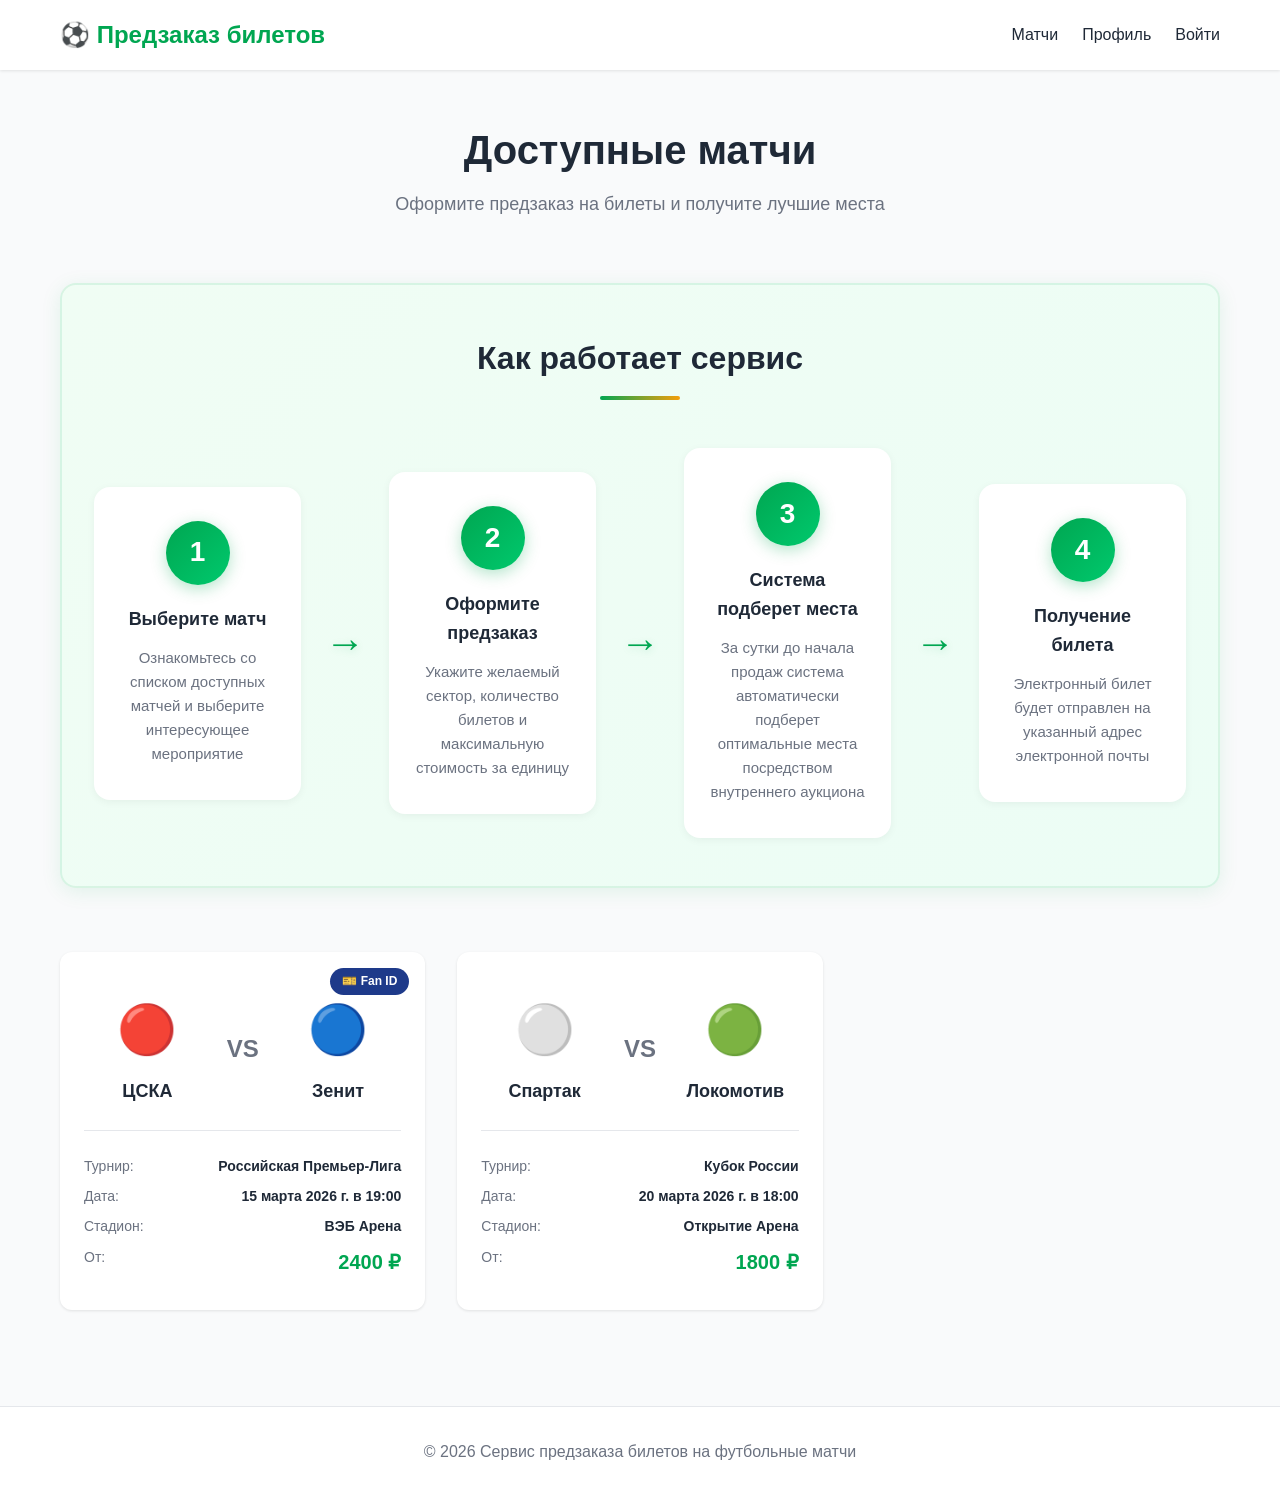
<file: index.html>
<!DOCTYPE html>
<html lang="ru">
<head>
    <meta charset="UTF-8">
    <meta http-equiv="refresh" content="0; url=html/index.html">
    <meta name="viewport" content="width=device-width, initial-scale=1.0">
    <title>Перенаправление...</title>
    <script>
        window.location.href = "html/index.html";
    </script>
</head>
<body>
    <p>Перенаправление на <a href="html/index.html">главную страницу</a>...</p>
</body>
</html>
</file>
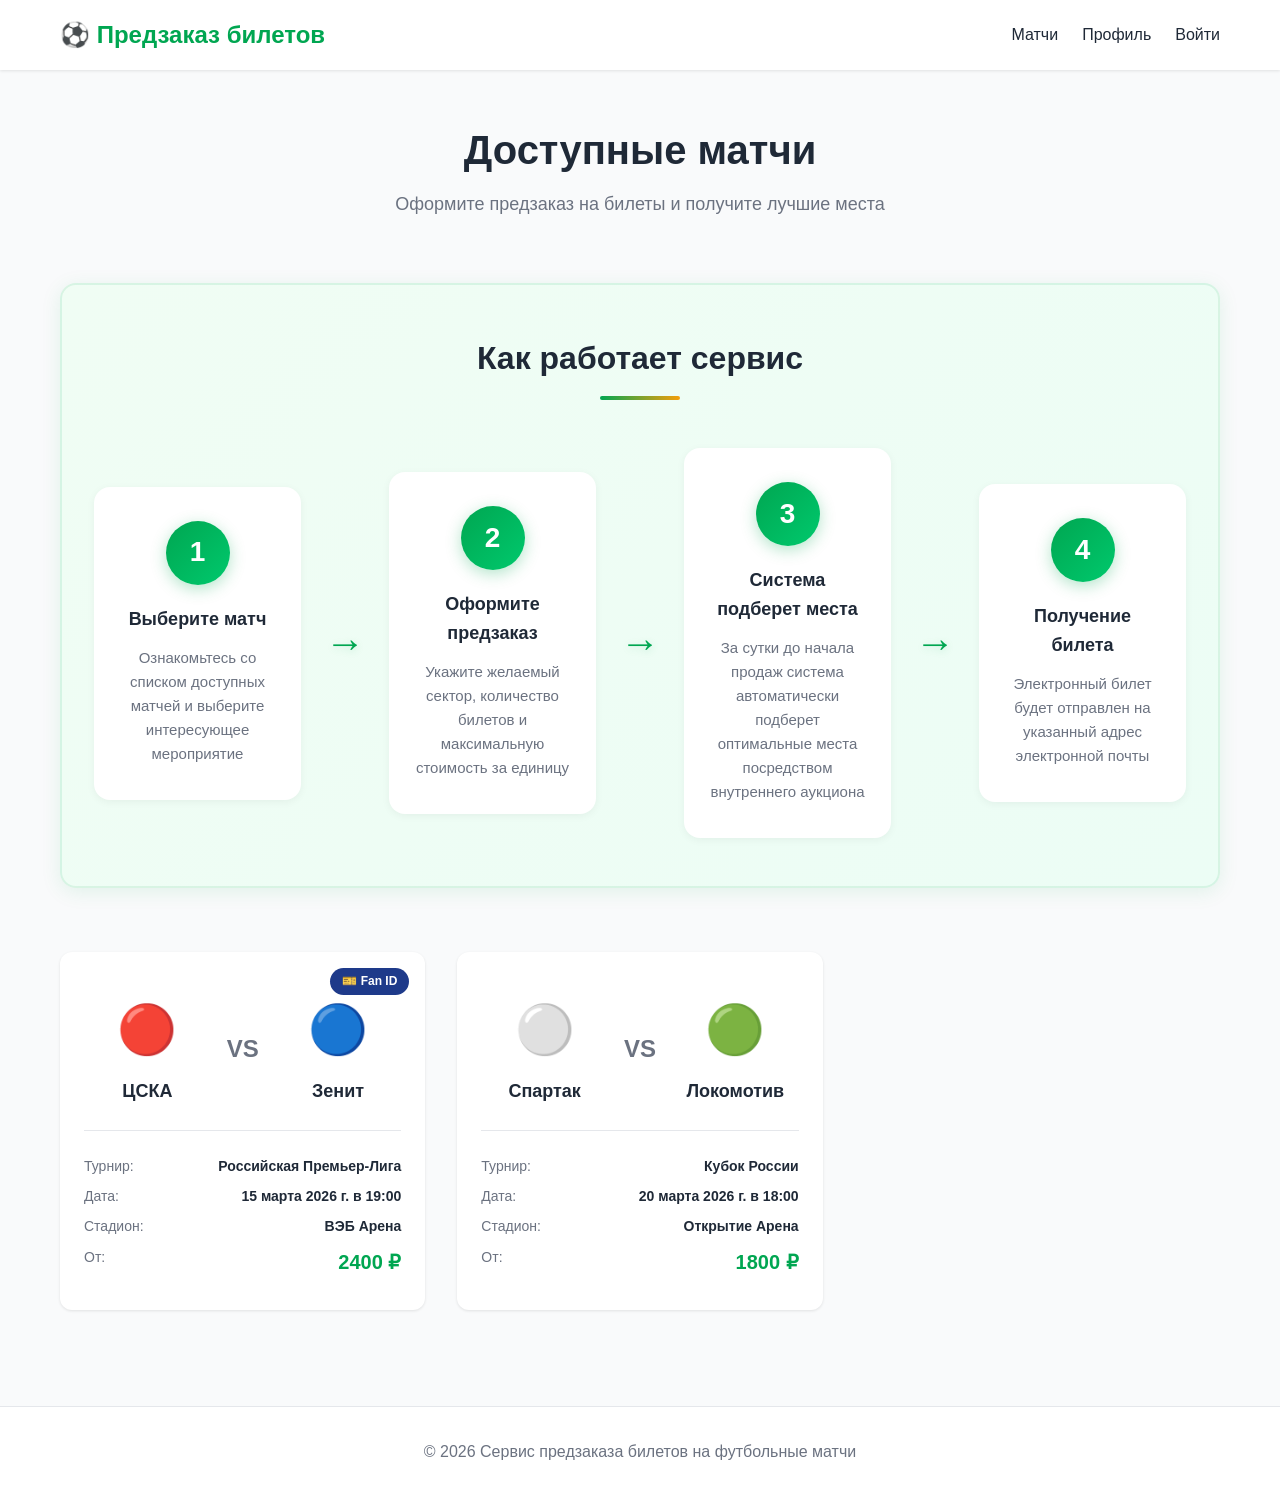
<file: html/index.html>
<!DOCTYPE html>
<html lang="ru">
<head>
    <meta charset="UTF-8">
    <meta name="viewport" content="width=device-width, initial-scale=1.0">
    <title>Предзаказ билетов на футбол</title>
    <link rel="stylesheet" href="../css/styles.css">
</head>
<body>
    <header>
        <div class="container">
            <div class="header-content">
                <a href="index.html" class="logo-link"><h1>⚽ Предзаказ билетов</h1></a>
                <nav>
                    <a href="index.html">Матчи</a>
                    <a href="profile.html" id="profileLink">Профиль</a>
                    <a href="login.html" id="authLink">Войти</a>
                </nav>
            </div>
        </div>
    </header>

    <main class="container">
        <section class="hero">
            <h2>Доступные матчи</h2>
            <p>Оформите предзаказ на билеты и получите лучшие места</p>
        </section>

        <!-- How it works roadmap -->
        <section class="roadmap-section">
            <h3>Как работает сервис</h3>
            <div class="roadmap">
                <div class="roadmap-step">
                    <div class="step-number">1</div>
                    <div class="step-content">
                        <h4>Выберите матч</h4>
                        <p>Ознакомьтесь со списком доступных матчей и выберите интересующее мероприятие</p>
                    </div>
                </div>
                <div class="roadmap-arrow">→</div>
                <div class="roadmap-step">
                    <div class="step-number">2</div>
                    <div class="step-content">
                        <h4>Оформите предзаказ</h4>
                        <p>Укажите желаемый сектор, количество билетов и максимальную стоимость за единицу</p>
                    </div>
                </div>
                <div class="roadmap-arrow">→</div>
                <div class="roadmap-step">
                    <div class="step-number">3</div>
                    <div class="step-content">
                        <h4>Система подберет места</h4>
                        <p>За сутки до начала продаж система автоматически подберет оптимальные места посредством внутреннего аукциона</p>
                    </div>
                </div>
                <div class="roadmap-arrow">→</div>
                <div class="roadmap-step">
                    <div class="step-number">4</div>
                    <div class="step-content">
                        <h4>Получение билета</h4>
                        <p>Электронный билет будет отправлен на указанный адрес электронной почты</p>
                    </div>
                </div>
            </div>
        </section>

        <div id="matchesContainer" class="matches-grid">
            <!-- Matches will be loaded here by JavaScript -->
        </div>

        <div id="noMatches" class="no-matches" style="display: none;">
            <p>На данный момент нет доступных матчей.</p>
            <p>Подпишитесь на уведомления, чтобы не пропустить старт продаж.</p>
            <button class="btn btn-secondary">Подписаться</button>
        </div>
    </main>

    <footer>
        <div class="container">
            <p>&copy; 2026 Сервис предзаказа билетов на футбольные матчи</p>
        </div>
    </footer>

    <script src="../js/app.js"></script>
    <script src="../js/matches.js"></script>
</body>
</html>
</file>
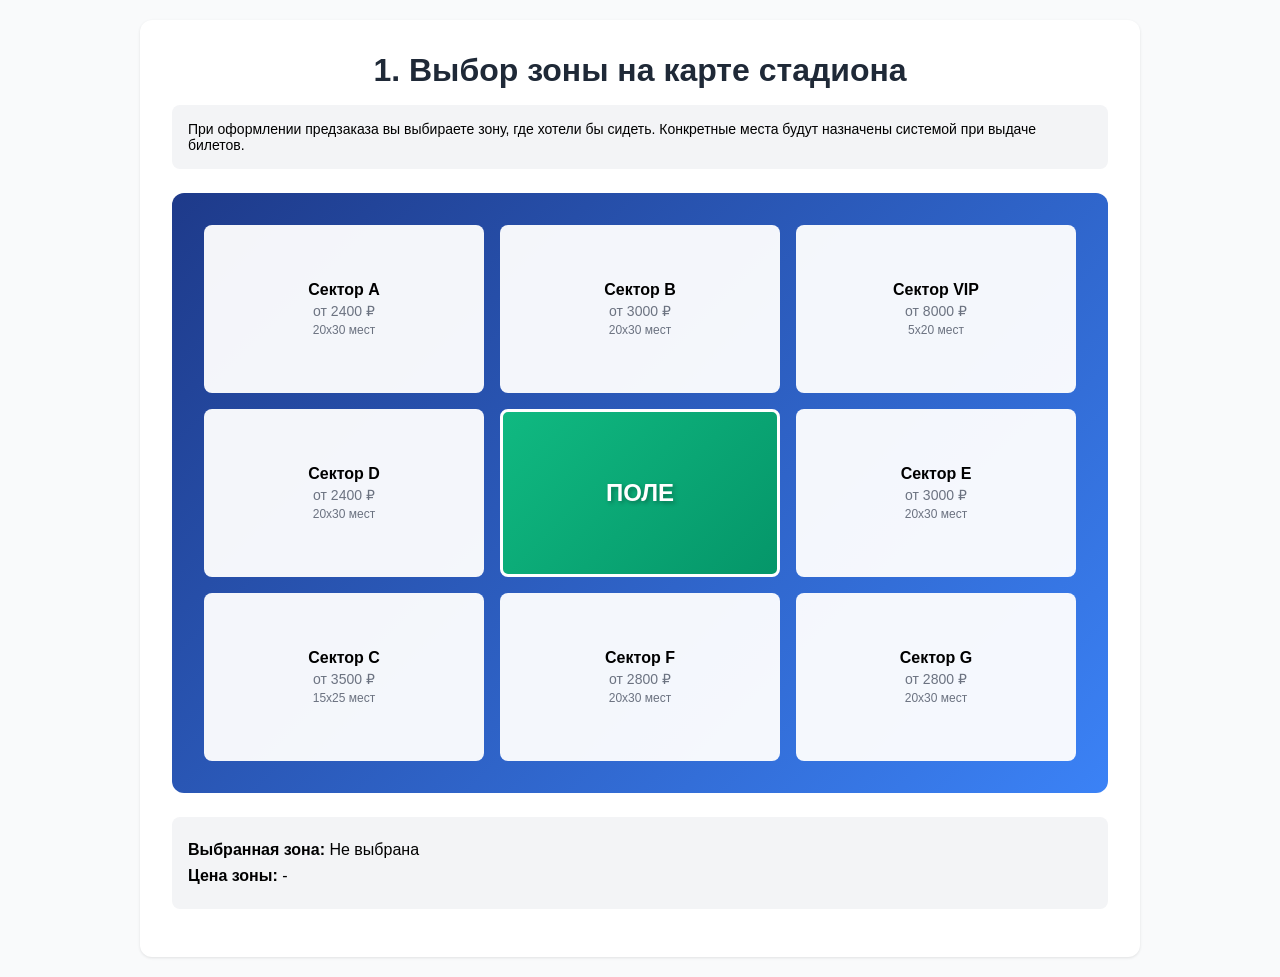
<file: test-stadium.html>
<!DOCTYPE html>
<html lang="ru">
<head>
    <meta charset="UTF-8">
    <meta name="viewport" content="width=device-width, initial-scale=1.0">
    <title>Тест карты стадиона - 3x3 сетка (8 секторов)</title>
    <style>
        * {
            margin: 0;
            padding: 0;
            box-sizing: border-box;
        }

        body {
            font-family: -apple-system, BlinkMacSystemFont, 'Segoe UI', Roboto, sans-serif;
            padding: 20px;
            background: #f9fafb;
        }

        .container {
            max-width: 1000px;
            margin: 0 auto;
            background: white;
            padding: 2rem;
            border-radius: 12px;
            box-shadow: 0 1px 3px rgba(0, 0, 0, 0.1);
        }

        h1 {
            text-align: center;
            margin-bottom: 1rem;
            color: #1f2937;
        }

        .info-text {
            background: #f3f4f6;
            padding: 1rem;
            border-radius: 8px;
            margin-bottom: 1.5rem;
            font-size: 0.875rem;
        }

        /* Stadium Visualization - 3x3 Grid */
        .stadium-visualization {
            background: linear-gradient(135deg, #1e3a8a 0%, #3b82f6 100%);
            border-radius: 12px;
            padding: 2rem;
            margin: 1.5rem 0;
            display: grid;
            grid-template-columns: 1fr 1fr 1fr;
            grid-template-rows: 1fr 1fr 1fr;
            gap: 1rem;
            min-height: 600px;
        }

        .stadium-field {
            background: linear-gradient(135deg, #10b981 0%, #059669 100%);
            border: 3px solid white;
            border-radius: 8px;
            padding: 3rem 2rem;
            text-align: center;
            grid-column: 2;
            grid-row: 2;
            display: flex;
            align-items: center;
            justify-content: center;
        }

        .field-label {
            color: white;
            font-size: 1.5rem;
            font-weight: 700;
            text-shadow: 2px 2px 4px rgba(0, 0, 0, 0.3);
        }

        .stadium-sectors {
            display: contents;
        }

        .stadium-sector {
            background: rgba(255, 255, 255, 0.95);
            border: 3px solid transparent;
            border-radius: 8px;
            padding: 1.5rem 1rem;
            text-align: center;
            cursor: pointer;
            transition: all 0.3s;
            display: flex;
            flex-direction: column;
            justify-content: center;
        }

        .stadium-sector:hover {
            border-color: #f59e0b;
            transform: scale(1.05);
            box-shadow: 0 4px 12px rgba(0, 0, 0, 0.2);
        }

        .stadium-sector.selected {
            border-color: #00a651;
            background: #00a651;
            color: white;
            transform: scale(1.05);
        }

        .sector-name {
            font-weight: 700;
            font-size: 1rem;
            margin-bottom: 0.25rem;
        }

        .sector-price {
            color: #6b7280;
            font-size: 0.875rem;
            margin-bottom: 0.25rem;
        }

        .stadium-sector.selected .sector-price,
        .stadium-sector.selected .sector-capacity {
            color: white;
        }

        .sector-capacity {
            font-size: 0.75rem;
            color: #6b7280;
        }

        .seat-selection-info {
            background: #f3f4f6;
            padding: 1rem;
            border-radius: 8px;
            margin: 1rem 0;
        }

        .seat-selection-info p {
            margin: 0.5rem 0;
        }
    </style>
</head>
<body>
    <div class="container">
        <h1>1. Выбор зоны на карте стадиона</h1>
        <p class="info-text">При оформлении предзаказа вы выбираете зону, где хотели бы сидеть. Конкретные места будут назначены системой при выдаче билетов.</p>
        
        <!-- Stadium Map Visualization - 3x3 Grid with 8 sectors -->
        <div class="stadium-visualization">
            <div class="stadium-sectors">
                <!-- Row 1: A, B, VIP -->
                <div class="stadium-sector" style="grid-row: 1; grid-column: 1;" onclick="selectSector(this, 'A')">
                    <div class="sector-name">Сектор A</div>
                    <div class="sector-price">от 2400 ₽</div>
                    <div class="sector-capacity">20x30 мест</div>
                </div>
                <div class="stadium-sector" style="grid-row: 1; grid-column: 2;" onclick="selectSector(this, 'B')">
                    <div class="sector-name">Сектор B</div>
                    <div class="sector-price">от 3000 ₽</div>
                    <div class="sector-capacity">20x30 мест</div>
                </div>
                <div class="stadium-sector" style="grid-row: 1; grid-column: 3;" onclick="selectSector(this, 'VIP')">
                    <div class="sector-name">Сектор VIP</div>
                    <div class="sector-price">от 8000 ₽</div>
                    <div class="sector-capacity">5x20 мест</div>
                </div>
                
                <!-- Row 2: D, FIELD, E -->
                <div class="stadium-sector" style="grid-row: 2; grid-column: 1;" onclick="selectSector(this, 'D')">
                    <div class="sector-name">Сектор D</div>
                    <div class="sector-price">от 2400 ₽</div>
                    <div class="sector-capacity">20x30 мест</div>
                </div>
                
                <div class="stadium-field">
                    <div class="field-label">ПОЛЕ</div>
                </div>
                
                <div class="stadium-sector" style="grid-row: 2; grid-column: 3;" onclick="selectSector(this, 'E')">
                    <div class="sector-name">Сектор E</div>
                    <div class="sector-price">от 3000 ₽</div>
                    <div class="sector-capacity">20x30 мест</div>
                </div>
                
                <!-- Row 3: C, F, G -->
                <div class="stadium-sector" style="grid-row: 3; grid-column: 1;" onclick="selectSector(this, 'C')">
                    <div class="sector-name">Сектор C</div>
                    <div class="sector-price">от 3500 ₽</div>
                    <div class="sector-capacity">15x25 мест</div>
                </div>
                <div class="stadium-sector" style="grid-row: 3; grid-column: 2;" onclick="selectSector(this, 'F')">
                    <div class="sector-name">Сектор F</div>
                    <div class="sector-price">от 2800 ₽</div>
                    <div class="sector-capacity">20x30 мест</div>
                </div>
                <div class="stadium-sector" style="grid-row: 3; grid-column: 3;" onclick="selectSector(this, 'G')">
                    <div class="sector-name">Сектор G</div>
                    <div class="sector-price">от 2800 ₽</div>
                    <div class="sector-capacity">20x30 мест</div>
                </div>
            </div>
        </div>
        
        <div class="seat-selection-info">
            <p><strong>Выбранная зона:</strong> <span id="selectedSectorName">Не выбрана</span></p>
            <p><strong>Цена зоны:</strong> <span id="selectedSectorPrice">-</span></p>
        </div>
    </div>

    <script>
        function selectSector(element, sectorId) {
            // Remove selected class from all sectors
            document.querySelectorAll('.stadium-sector').forEach(s => s.classList.remove('selected'));
            
            // Add selected class to clicked sector
            element.classList.add('selected');
            
            // Update info
            const sectorName = element.querySelector('.sector-name').textContent;
            const sectorPrice = element.querySelector('.sector-price').textContent;
            
            document.getElementById('selectedSectorName').textContent = sectorName;
            document.getElementById('selectedSectorPrice').textContent = sectorPrice;
        }
    </script>
</body>
</html>
</file>
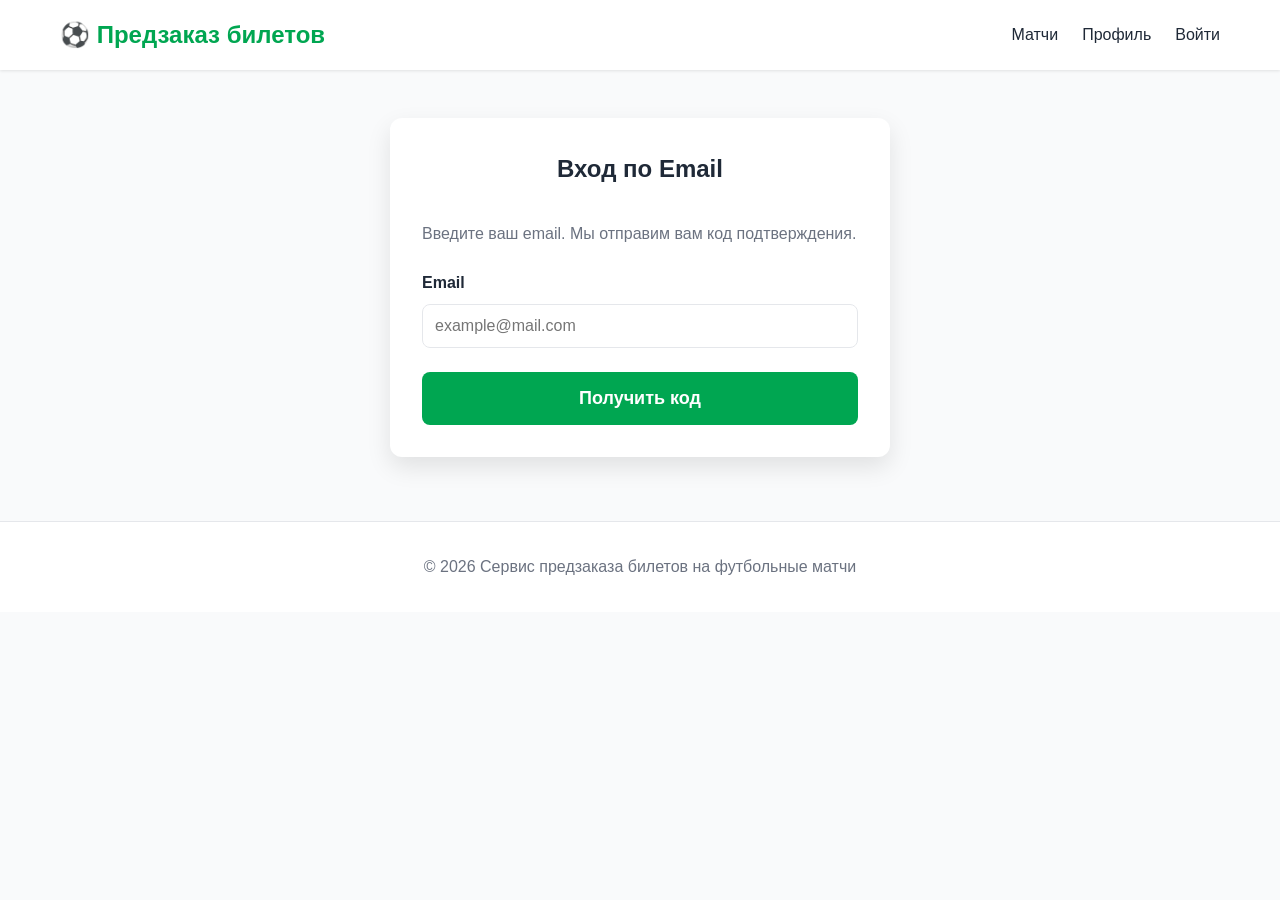
<file: html/login.html>
<!DOCTYPE html>
<html lang="ru">
<head>
    <meta charset="UTF-8">
    <meta name="viewport" content="width=device-width, initial-scale=1.0">
    <title>Вход / Регистрация</title>
    <link rel="stylesheet" href="../css/styles.css">
</head>
<body>
    <header>
        <div class="container">
            <div class="header-content">
                <a href="index.html" class="logo-link"><h1>⚽ Предзаказ билетов</h1></a>
                <nav>
                    <a href="index.html">Матчи</a>
                    <a href="profile.html">Профиль</a>
                    <a href="login.html">Войти</a>
                </nav>
            </div>
        </div>
    </header>

    <main class="container">
        <div class="auth-container">
            <h2 style="text-align: center; padding: 2rem 2rem 0;">Вход по Email</h2>
            
            <!-- Step 1: Email Input -->
            <form id="emailForm" class="auth-form">
                <p style="color: var(--text-light); margin-bottom: 1.5rem;">
                    Введите ваш email. Мы отправим вам код подтверждения.
                </p>
                <div class="form-group">
                    <label for="email">Email</label>
                    <input type="email" id="email" placeholder="example@mail.com" required>
                </div>
                <div id="emailError" class="error-message"></div>
                <button type="submit" class="btn btn-primary btn-large">Получить код</button>
            </form>

            <!-- Step 2: Code Verification -->
            <form id="codeForm" class="auth-form" style="display: none;">
                <p style="color: var(--text-light); margin-bottom: 1rem;">
                    Код отправлен на <strong id="emailDisplay"></strong>
                </p>
                <div class="info-text" style="background: #FEF3C7; color: #92400E; margin-bottom: 1rem;">
                    💡 <strong>MOCKUP режим:</strong> Введите любой 6-значный код для входа
                </div>
                <div class="form-group">
                    <label for="verificationCode">Код подтверждения</label>
                    <input type="text" id="verificationCode" placeholder="000000" maxlength="6" required
                           style="font-size: 1.5rem; text-align: center; letter-spacing: 0.5rem;">
                </div>
                <div id="codeError" class="error-message"></div>
                <button type="submit" class="btn btn-primary btn-large">Войти</button>
                <button type="button" id="resendCode" class="btn btn-secondary btn-large" style="margin-top: 1rem;">
                    Отправить код повторно
                </button>
                <button type="button" id="changeEmail" class="btn btn-secondary btn-large" style="margin-top: 0.5rem;">
                    Изменить email
                </button>
            </form>
        </div>
    </main>

    <footer>
        <div class="container">
            <p>&copy; 2026 Сервис предзаказа билетов на футбольные матчи</p>
        </div>
    </footer>

    <script src="../js/app.js"></script>
    <script src="../js/auth.js"></script>
</body>
</html>
</file>
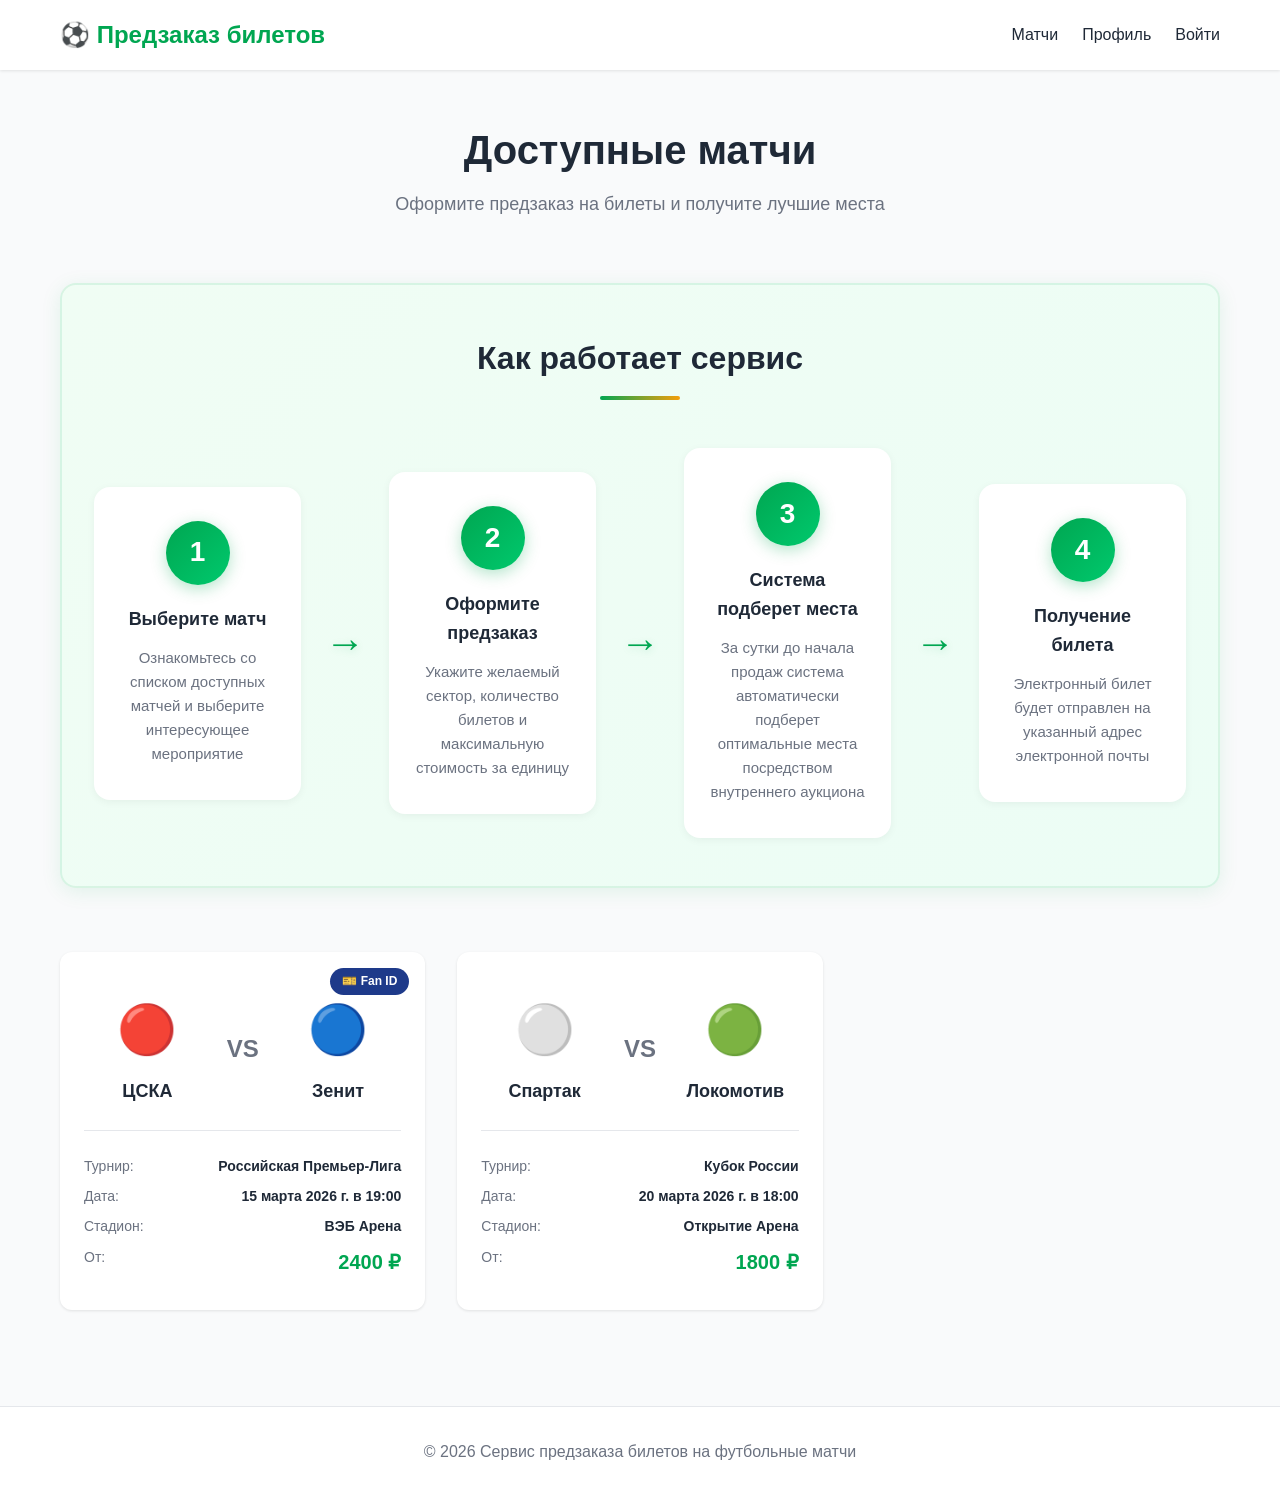
<file: html/match.html>
<!DOCTYPE html>
<html lang="ru">
<head>
    <meta charset="UTF-8">
    <meta name="viewport" content="width=device-width, initial-scale=1.0">
    <title>Информация о матче</title>
    <link rel="stylesheet" href="../css/styles.css">
</head>
<body>
    <header>
        <div class="container">
            <div class="header-content">
                <a href="index.html" class="logo-link"><h1>⚽ Предзаказ билетов</h1></a>
                <nav>
                    <a href="index.html">Матчи</a>
                    <a href="profile.html" id="profileLink">Профиль</a>
                    <a href="login.html" id="authLink">Войти</a>
                </nav>
            </div>
        </div>
    </header>

    <main class="container">
        <div id="matchDetails">
            <!-- Match details will be loaded here -->
        </div>
    </main>

    <footer>
        <div class="container">
            <p>&copy; 2026 Сервис предзаказа билетов на футбольные матчи</p>
        </div>
    </footer>

    <script src="../js/app.js"></script>
    <script src="../js/match-details.js"></script>
</body>
</html>
</file>
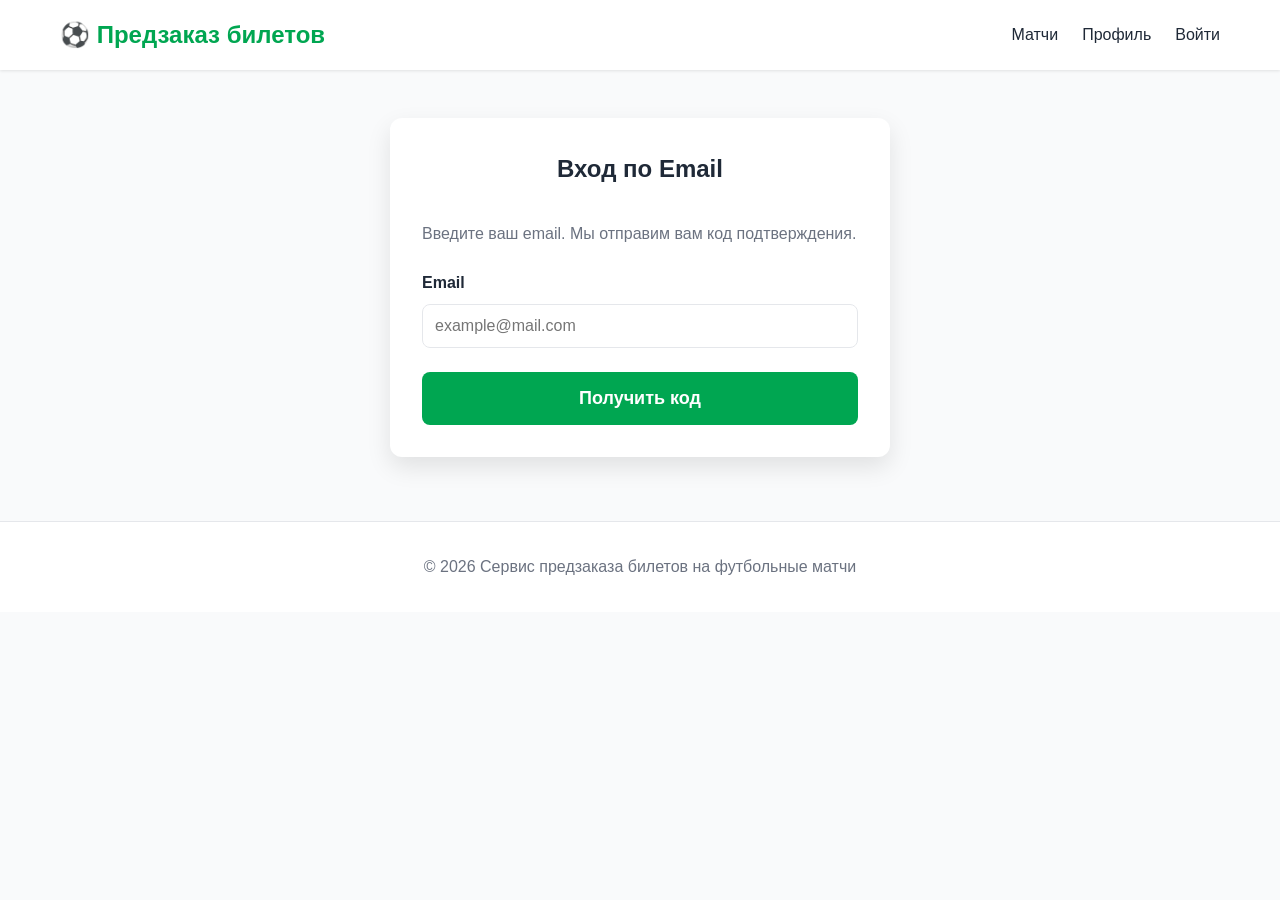
<file: html/profile.html>
<!DOCTYPE html>
<html lang="ru">
<head>
    <meta charset="UTF-8">
    <meta name="viewport" content="width=device-width, initial-scale=1.0">
    <title>Профиль</title>
    <link rel="stylesheet" href="../css/styles.css">
</head>
<body>
    <header>
        <div class="container">
            <div class="header-content">
                <a href="index.html" class="logo-link"><h1>⚽ Предзаказ билетов</h1></a>
                <nav>
                    <a href="index.html">Матчи</a>
                    <a href="profile.html">Профиль</a>
                    <a href="login.html" id="authLink">Войти</a>
                </nav>
            </div>
        </div>
    </header>

    <main class="container">
        <div class="profile-container">
            <h2>Личный кабинет</h2>
            
            <div class="profile-section">
                <h3>Личные данные</h3>
                <div id="profileInfo" class="profile-info">
                    <!-- Profile info will be loaded here -->
                </div>
                <button id="editProfileBtn" class="btn btn-secondary">Редактировать</button>
            </div>

            <div class="profile-section">
                <h3>Fan ID</h3>
                <p class="info-text">Добавьте Fan ID для себя и других людей. Один билет = один Fan ID.</p>
                <div id="fanIdsList" class="fan-ids-list">
                    <!-- Fan IDs list will be loaded here -->
                </div>
                <form id="fanIdForm" style="display: none; margin-top: 1rem;">
                    <div class="form-group">
                        <label for="fanIdName">ФИО владельца Fan ID</label>
                        <input type="text" id="fanIdName" placeholder="Иванов Иван Иванович" required>
                        <span class="field-hint">Укажите полное имя владельца Fan ID</span>
                    </div>
                    <div class="form-group">
                        <label for="fanIdNumber">Номер Fan ID (9 цифр)</label>
                        <input type="text" id="fanIdNumber" placeholder="123456789" maxlength="9" required>
                        <span class="field-hint">Fan ID требуется для матчей РПЛ</span>
                    </div>
                    <button type="submit" class="btn btn-primary">Сохранить</button>
                    <button type="button" id="cancelFanId" class="btn btn-secondary">Отмена</button>
                </form>
                <button id="addFanIdBtn" class="btn btn-secondary">+ Добавить Fan ID</button>
            </div>

            <div class="profile-section">
                <h3>Мои предзаказы</h3>
                <div id="preordersList" class="preorders-list">
                    <!-- Preorders will be loaded here -->
                </div>
            </div>

            <div class="profile-section">
                <h3>Привязанные карты</h3>
                <div id="cardsList" class="cards-list">
                    <!-- Cards will be loaded here -->
                </div>
            </div>

            <button id="logoutBtn" class="btn btn-danger">Выйти</button>
        </div>
    </main>

    <!-- Edit Profile Modal -->
    <div id="editProfileModal" class="modal">
        <div class="modal-content">
            <span class="close">&times;</span>
            <h2>Редактировать профиль</h2>
            <form id="editProfileForm">
                <div class="form-group">
                    <label for="editName">ФИО</label>
                    <input type="text" id="editName" required>
                </div>
                <div class="form-group">
                    <label for="editEmail">Email</label>
                    <input type="email" id="editEmail" required>
                </div>
                <div id="editError" class="error-message"></div>
                <button type="submit" class="btn btn-primary">Сохранить</button>
            </form>
        </div>
    </div>

    <!-- Cancel Preorder Modal -->
    <div id="cancelModal" class="modal">
        <div class="modal-content">
            <span class="close">&times;</span>
            <h2>Отмена предзаказа</h2>
            <p>Вы уверены, что хотите отменить предзаказ?</p>
            <div class="modal-actions">
                <button id="confirmCancel" class="btn btn-danger">Да, отменить</button>
                <button id="cancelCancelBtn" class="btn btn-secondary">Нет</button>
            </div>
        </div>
    </div>

    <footer>
        <div class="container">
            <p>&copy; 2026 Сервис предзаказа билетов на футбольные матчи</p>
        </div>
    </footer>

    <script src="../js/app.js"></script>
    <script src="../js/profile.js"></script>
</body>
</html>
</file>
<file: css/styles.css>
/* Reset and Base Styles */
* {
    margin: 0;
    padding: 0;
    box-sizing: border-box;
}

:root {
    --primary-color: #00A651;
    --primary-dark: #008A43;
    --secondary-color: #1E3A8A;
    --accent-color: #F59E0B;
    --danger-color: #DC2626;
    --text-dark: #1F2937;
    --text-light: #6B7280;
    --bg-light: #F9FAFB;
    --bg-white: #FFFFFF;
    --border-color: #E5E7EB;
    --shadow: 0 1px 3px rgba(0, 0, 0, 0.1);
    --shadow-lg: 0 10px 25px rgba(0, 0, 0, 0.1);
}

body {
    font-family: -apple-system, BlinkMacSystemFont, 'Segoe UI', Roboto, 'Helvetica Neue', Arial, sans-serif;
    line-height: 1.6;
    color: var(--text-dark);
    background-color: var(--bg-light);
}

.container {
    max-width: 1200px;
    margin: 0 auto;
    padding: 0 20px;
}

/* Header */
header {
    background: var(--bg-white);
    box-shadow: var(--shadow);
    position: sticky;
    top: 0;
    z-index: 100;
}

.header-content {
    display: flex;
    justify-content: space-between;
    align-items: center;
    padding: 1rem 0;
}

.logo-link {
    text-decoration: none;
    color: inherit;
    transition: opacity 0.3s;
}

.logo-link:hover {
    opacity: 0.8;
}

header h1 {
    font-size: 1.5rem;
    color: var(--primary-color);
    font-weight: 700;
    margin: 0;
}

nav {
    display: flex;
    gap: 1.5rem;
}

nav a {
    color: var(--text-dark);
    text-decoration: none;
    font-weight: 500;
    transition: color 0.3s;
}

nav a:hover {
    color: var(--primary-color);
}

/* Hero Section */
.hero {
    text-align: center;
    padding: 3rem 0 2rem;
}

.hero h2 {
    font-size: 2.5rem;
    margin-bottom: 0.5rem;
    color: var(--text-dark);
}

.hero p {
    font-size: 1.125rem;
    color: var(--text-light);
}

/* Roadmap Section */
.roadmap-section {
    background: linear-gradient(135deg, #f0fdf4 0%, #ecfdf5 100%);
    border-radius: 16px;
    padding: 3rem 2rem;
    margin: 2rem 0;
    box-shadow: 0 4px 20px rgba(0, 166, 81, 0.1);
    border: 2px solid rgba(0, 166, 81, 0.1);
}

.roadmap-section h3 {
    text-align: center;
    font-size: 2rem;
    margin-bottom: 3rem;
    color: var(--text-dark);
    font-weight: 700;
    position: relative;
    padding-bottom: 1rem;
}

.roadmap-section h3::after {
    content: '';
    position: absolute;
    bottom: 0;
    left: 50%;
    transform: translateX(-50%);
    width: 80px;
    height: 4px;
    background: linear-gradient(90deg, var(--primary-color), var(--accent-color));
    border-radius: 2px;
}

.roadmap {
    display: flex;
    align-items: center;
    justify-content: space-between;
    gap: 1.5rem;
    flex-wrap: wrap;
}

.roadmap-step {
    flex: 1;
    min-width: 180px;
    text-align: center;
    padding: 2rem 1.5rem;
    background: white;
    border-radius: 16px;
    transition: all 0.4s cubic-bezier(0.4, 0, 0.2, 1);
    position: relative;
    border: 2px solid transparent;
    box-shadow: 0 2px 8px rgba(0, 0, 0, 0.05);
}

.roadmap-step::before {
    content: '';
    position: absolute;
    inset: 0;
    border-radius: 16px;
    padding: 2px;
    background: linear-gradient(135deg, var(--primary-color), var(--accent-color));
    -webkit-mask: linear-gradient(#fff 0 0) content-box, linear-gradient(#fff 0 0);
    -webkit-mask-composite: xor;
    mask-composite: exclude;
    opacity: 0;
    transition: opacity 0.4s;
}

.roadmap-step:hover {
    transform: translateY(-8px) scale(1.02);
    box-shadow: 0 12px 32px rgba(0, 166, 81, 0.2);
    border-color: var(--primary-color);
}

.roadmap-step:hover::before {
    opacity: 1;
}

.step-number {
    width: 64px;
    height: 64px;
    background: linear-gradient(135deg, var(--primary-color), #00c96d);
    color: white;
    border-radius: 50%;
    display: flex;
    align-items: center;
    justify-content: center;
    font-size: 1.75rem;
    font-weight: 700;
    margin: 0 auto 1.25rem;
    box-shadow: 0 4px 16px rgba(0, 166, 81, 0.3);
    transition: all 0.4s;
}

.roadmap-step:hover .step-number {
    transform: rotate(360deg) scale(1.1);
    box-shadow: 0 6px 24px rgba(0, 166, 81, 0.4);
}

.step-content h4 {
    font-size: 1.125rem;
    margin-bottom: 0.75rem;
    color: var(--text-dark);
    font-weight: 700;
}

.step-content p {
    font-size: 0.9375rem;
    color: var(--text-light);
    line-height: 1.6;
}

.roadmap-arrow {
    font-size: 2.5rem;
    color: var(--primary-color);
    font-weight: 700;
    flex-shrink: 0;
    animation: pulse 2s ease-in-out infinite;
    text-shadow: 0 2px 8px rgba(0, 166, 81, 0.2);
}

@keyframes pulse {
    0%, 100% {
        transform: scale(1);
        opacity: 0.7;
    }
    50% {
        transform: scale(1.1);
        opacity: 1;
    }
}

/* Matches Grid */
.matches-grid {
    display: grid;
    grid-template-columns: repeat(auto-fill, minmax(350px, 1fr));
    gap: 2rem;
    padding: 2rem 0;
}

.match-card {
    background: var(--bg-white);
    border-radius: 12px;
    padding: 1.5rem;
    box-shadow: var(--shadow);
    transition: transform 0.3s, box-shadow 0.3s;
    cursor: pointer;
    position: relative;
}

.match-card:hover {
    transform: translateY(-4px);
    box-shadow: var(--shadow-lg);
}

.match-badge {
    position: absolute;
    top: 1rem;
    right: 1rem;
    background: var(--primary-color);
    color: white;
    padding: 0.25rem 0.75rem;
    border-radius: 20px;
    font-size: 0.75rem;
    font-weight: 600;
}

.match-badge.fan-id-required {
    background: var(--secondary-color);
}

.match-teams {
    display: flex;
    justify-content: space-between;
    align-items: center;
    margin: 1rem 0;
}

.team {
    text-align: center;
    flex: 1;
}

.team-logo {
    font-size: 3rem;
    margin-bottom: 0.5rem;
}

.team-name {
    font-weight: 600;
    font-size: 1.125rem;
}

.vs {
    font-size: 1.5rem;
    font-weight: 700;
    color: var(--text-light);
    padding: 0 1rem;
}

.match-info {
    margin-top: 1.5rem;
    padding-top: 1.5rem;
    border-top: 1px solid var(--border-color);
}

.match-info-row {
    display: flex;
    justify-content: space-between;
    margin-bottom: 0.5rem;
    font-size: 0.875rem;
}

.match-info-label {
    color: var(--text-light);
}

.match-info-value {
    font-weight: 600;
}

.match-price {
    color: var(--primary-color);
    font-size: 1.25rem;
    font-weight: 700;
}

/* No Matches */
.no-matches {
    text-align: center;
    padding: 4rem 2rem;
}

.no-matches p {
    font-size: 1.125rem;
    color: var(--text-light);
    margin-bottom: 1rem;
}

/* Buttons */
.btn {
    padding: 0.75rem 1.5rem;
    border: none;
    border-radius: 8px;
    font-size: 1rem;
    font-weight: 600;
    cursor: pointer;
    transition: all 0.3s;
    text-decoration: none;
    display: inline-block;
}

.btn-primary {
    background: var(--primary-color);
    color: white;
}

.btn-primary:hover {
    background: var(--primary-dark);
}

.btn-primary:disabled {
    background: var(--text-light);
    cursor: not-allowed;
}

.btn-secondary {
    background: var(--bg-light);
    color: var(--text-dark);
    border: 1px solid var(--border-color);
}

.btn-secondary:hover {
    background: var(--border-color);
}

.btn-danger {
    background: var(--danger-color);
    color: white;
}

.btn-danger:hover {
    background: #B91C1C;
}

.btn-large {
    width: 100%;
    padding: 1rem;
    font-size: 1.125rem;
}

/* Auth Container */
.auth-container {
    max-width: 500px;
    margin: 3rem auto;
    background: var(--bg-white);
    border-radius: 12px;
    box-shadow: var(--shadow-lg);
    overflow: hidden;
}

.auth-tabs {
    display: flex;
    border-bottom: 1px solid var(--border-color);
}

.auth-tab {
    flex: 1;
    padding: 1rem;
    background: none;
    border: none;
    font-size: 1rem;
    font-weight: 600;
    cursor: pointer;
    color: var(--text-light);
    transition: all 0.3s;
}

.auth-tab.active {
    color: var(--primary-color);
    border-bottom: 3px solid var(--primary-color);
}

.auth-form {
    padding: 2rem;
}

.auth-form h2 {
    margin-bottom: 1.5rem;
    color: var(--text-dark);
}

/* Forms */
.form-group {
    margin-bottom: 1.5rem;
}

.form-group label {
    display: block;
    margin-bottom: 0.5rem;
    font-weight: 600;
    color: var(--text-dark);
}

.form-group input,
.form-group select,
.form-group textarea {
    width: 100%;
    padding: 0.75rem;
    border: 1px solid var(--border-color);
    border-radius: 8px;
    font-size: 1rem;
    transition: border-color 0.3s;
}

.form-group input:focus,
.form-group select:focus,
.form-group textarea:focus {
    outline: none;
    border-color: var(--primary-color);
}

.field-hint {
    display: block;
    margin-top: 0.25rem;
    font-size: 0.875rem;
    color: var(--text-light);
}

.field-hint.warning {
    color: var(--accent-color);
    font-weight: 600;
}

.checkbox-group label {
    display: flex;
    align-items: center;
    font-weight: 400;
}

.checkbox-group input[type="checkbox"] {
    width: auto;
    margin-right: 0.5rem;
}

/* Messages */
.error-message {
    background: #FEE2E2;
    color: var(--danger-color);
    padding: 0.75rem;
    border-radius: 8px;
    margin-bottom: 1rem;
    display: none;
}

.error-message.show {
    display: block;
}

.success-message {
    background: #D1FAE5;
    color: var(--primary-color);
    padding: 0.75rem;
    border-radius: 8px;
    margin-bottom: 1rem;
    display: none;
}

.success-message.show {
    display: block;
}

/* Match Details */
.match-detail-header {
    background: var(--bg-white);
    border-radius: 12px;
    padding: 2rem;
    margin: 2rem 0;
    box-shadow: var(--shadow);
}

.match-detail-teams {
    display: flex;
    justify-content: space-around;
    align-items: center;
    margin: 2rem 0;
}

.match-detail-team {
    text-align: center;
}

.match-detail-logo {
    font-size: 5rem;
    margin-bottom: 1rem;
}

.match-detail-name {
    font-size: 1.5rem;
    font-weight: 700;
}

.match-detail-vs {
    font-size: 2rem;
    font-weight: 700;
    color: var(--text-light);
}

.match-detail-info {
    display: grid;
    grid-template-columns: repeat(auto-fit, minmax(200px, 1fr));
    gap: 1.5rem;
    margin-top: 2rem;
    padding-top: 2rem;
    border-top: 1px solid var(--border-color);
}

.info-item {
    text-align: center;
}

.info-label {
    color: var(--text-light);
    font-size: 0.875rem;
    margin-bottom: 0.5rem;
}

.info-value {
    font-weight: 700;
    font-size: 1.125rem;
}

.fan-id-warning {
    background: #FEF3C7;
    color: #92400E;
    padding: 1rem;
    border-radius: 8px;
    margin: 1rem 0;
    font-weight: 600;
}

/* Stadium Map */
.stadium-section {
    background: var(--bg-white);
    border-radius: 12px;
    padding: 2rem;
    margin: 2rem 0;
    box-shadow: var(--shadow);
}

.stadium-map {
    display: grid;
    grid-template-columns: repeat(3, 1fr);
    gap: 1rem;
    margin: 2rem 0;
}

.sector {
    background: var(--bg-light);
    border: 2px solid var(--border-color);
    border-radius: 8px;
    padding: 1.5rem;
    text-align: center;
    cursor: pointer;
    transition: all 0.3s;
}

.sector:hover {
    border-color: var(--primary-color);
    background: #ECFDF5;
}

.sector.selected {
    border-color: var(--primary-color);
    background: var(--primary-color);
    color: white;
}

.sector-name {
    font-weight: 700;
    font-size: 1.125rem;
    margin-bottom: 0.5rem;
}

.sector-price {
    color: var(--text-light);
    font-size: 0.875rem;
}

.sector.selected .sector-price {
    color: white;
}

/* Stadium Visualization */
.stadium-visualization {
    background: linear-gradient(135deg, #1e3a8a 0%, #3b82f6 100%);
    border-radius: 12px;
    padding: 2rem;
    margin: 1.5rem 0;
    display: grid;
    grid-template-columns: 1fr 1fr 1fr;
    grid-template-rows: 1fr 1fr 1fr;
    gap: 1rem;
    min-height: 600px;
}

.stadium-field {
    background: linear-gradient(135deg, #10b981 0%, #059669 100%);
    border: 3px solid white;
    border-radius: 8px;
    padding: 3rem 2rem;
    text-align: center;
    grid-column: 2;
    grid-row: 2;
    display: flex;
    align-items: center;
    justify-content: center;
}

.field-label {
    color: white;
    font-size: 1.5rem;
    font-weight: 700;
    text-shadow: 2px 2px 4px rgba(0, 0, 0, 0.3);
}

.stadium-sectors {
    display: contents;
}

.stadium-sector {
    background: rgba(255, 255, 255, 0.95);
    border: 3px solid transparent;
    border-radius: 8px;
    padding: 1.5rem 1rem;
    text-align: center;
    cursor: pointer;
    transition: all 0.3s;
    display: flex;
    flex-direction: column;
    justify-content: center;
}

.stadium-sector:hover {
    border-color: var(--accent-color);
    transform: scale(1.05);
    box-shadow: 0 4px 12px rgba(0, 0, 0, 0.2);
}

.stadium-sector.selected {
    border-color: var(--primary-color);
    background: var(--primary-color);
    color: white;
    transform: scale(1.05);
}

.stadium-sector .sector-name {
    font-weight: 700;
    font-size: 1rem;
    margin-bottom: 0.25rem;
}

.stadium-sector .sector-price {
    color: var(--text-light);
    font-size: 0.875rem;
    margin-bottom: 0.25rem;
}

.stadium-sector.selected .sector-price,
.stadium-sector.selected .sector-capacity {
    color: white;
}

.sector-capacity {
    font-size: 0.75rem;
    color: var(--text-light);
}

.seat-selection-info {
    background: var(--bg-light);
    padding: 1rem;
    border-radius: 8px;
    margin: 1rem 0;
}

.seat-selection-info p {
    margin: 0.5rem 0;
}

/* Seat Map */
#seatMapContainer {
    background: var(--bg-white);
    border: 2px solid var(--border-color);
    border-radius: 12px;
    padding: 1.5rem;
    margin: 1.5rem 0;
}

#seatMapContainer h4 {
    margin-bottom: 1rem;
    color: var(--text-dark);
}

.seat-legend {
    display: flex;
    gap: 2rem;
    margin-bottom: 1.5rem;
    padding: 1rem;
    background: var(--bg-light);
    border-radius: 8px;
}

.legend-item {
    display: flex;
    align-items: center;
    gap: 0.5rem;
}

.seat-icon {
    width: 30px;
    height: 30px;
    border-radius: 4px;
    border: 2px solid var(--border-color);
}

.seat-icon.available {
    background: #10b981;
    border-color: #10b981;
}

.seat-icon.selected {
    background: #3b82f6;
    border-color: #3b82f6;
}

.seat-icon.occupied {
    background: #ef4444;
    border-color: #ef4444;
}

.brush-selector {
    display: flex;
    align-items: center;
    gap: 1rem;
    padding: 1rem;
    background: var(--bg-light);
    border-radius: 8px;
    margin-bottom: 1rem;
}

.brush-btn {
    padding: 0.5rem 1rem;
    border: 2px solid var(--border-color);
    background: white;
    border-radius: 6px;
    cursor: pointer;
    font-weight: 600;
    transition: all 0.2s;
}

.brush-btn:hover {
    border-color: var(--primary-color);
    background: #ECFDF5;
}

.brush-btn.active {
    border-color: var(--primary-color);
    background: var(--primary-color);
    color: white;
}

/* Canvas container for Fabric.js seat selection */
.canvas-container {
    margin: 1rem 0;
    padding: 1rem;
    background: var(--bg-light);
    border-radius: 8px;
    overflow: auto;
    max-height: 600px;
}

#seatCanvas {
    border: 2px solid var(--border-color);
    border-radius: 8px;
    background: white;
    cursor: crosshair;
}

/* Legacy seat grid styles (kept for compatibility) */
.seat-grid {
    max-height: 500px;
    overflow-y: auto;
    padding: 1rem;
    background: var(--bg-light);
    border-radius: 8px;
}

.seat-row {
    display: flex;
    align-items: center;
    margin-bottom: 0.5rem;
    gap: 0.5rem;
    flex-wrap: nowrap;
}

.row-label {
    min-width: 60px;
    font-weight: 600;
    font-size: 0.875rem;
    color: var(--text-dark);
}

.seats-container {
    display: flex;
    gap: 0.25rem;
    flex-wrap: nowrap;
    overflow-x: auto;
    padding-bottom: 0.5rem;
}

.seats-container::-webkit-scrollbar {
    height: 6px;
}

.seats-container::-webkit-scrollbar-track {
    background: #f1f1f1;
    border-radius: 3px;
}

.seats-container::-webkit-scrollbar-thumb {
    background: var(--primary-color);
    border-radius: 3px;
}

.seats-container::-webkit-scrollbar-thumb:hover {
    background: var(--primary-dark);
}

.seat {
    width: 32px;
    height: 32px;
    border-radius: 4px;
    border: 2px solid var(--border-color);
    display: flex;
    align-items: center;
    justify-content: center;
    font-size: 0.75rem;
    font-weight: 600;
    cursor: pointer;
    transition: all 0.2s;
    user-select: none;
}

.seat.available {
    background: #10b981;
    border-color: #10b981;
    color: white;
}

.seat.available:hover {
    background: #059669;
    transform: scale(1.1);
}

.seat.selected {
    background: #3b82f6;
    border-color: #3b82f6;
    color: white;
    transform: scale(1.1);
}

.seat.occupied {
    background: #ef4444;
    border-color: #ef4444;
    color: white;
    cursor: not-allowed;
}

.selected-seats-summary {
    margin-top: 1rem;
    padding: 1rem;
    background: #ECFDF5;
    border-radius: 8px;
    border-left: 4px solid var(--primary-color);
}

.selected-seats-summary p {
    margin: 0.5rem 0;
}

/* Booking */
.booking-container {
    max-width: 800px;
    margin: 2rem auto;
}

.booking-container h2 {
    font-size: 2rem;
    margin-bottom: 1.5rem;
}

.match-info-card {
    background: var(--bg-white);
    border-radius: 12px;
    padding: 1.5rem;
    margin-bottom: 2rem;
    box-shadow: var(--shadow);
}

.booking-form {
    background: var(--bg-white);
    border-radius: 12px;
    padding: 2rem;
    box-shadow: var(--shadow);
}

.form-section {
    margin-bottom: 2rem;
    padding-bottom: 2rem;
    border-bottom: 1px solid var(--border-color);
}

.form-section:last-of-type {
    border-bottom: none;
}

.form-section h3 {
    margin-bottom: 1rem;
    color: var(--text-dark);
}

.form-row {
    display: grid;
    grid-template-columns: 1fr 1fr;
    gap: 1rem;
}

.price-info {
    background: var(--bg-light);
    padding: 1rem;
    border-radius: 8px;
    margin-bottom: 1rem;
}

.oferta-box {
    background: var(--bg-light);
    padding: 1rem;
    border-radius: 8px;
    margin-bottom: 1rem;
}

.link {
    color: var(--primary-color);
    text-decoration: none;
    font-weight: 600;
}

.link:hover {
    text-decoration: underline;
}

.saved-cards {
    display: grid;
    gap: 1rem;
    margin-bottom: 1rem;
}

.card-item {
    background: var(--bg-light);
    padding: 1rem;
    border-radius: 8px;
    display: flex;
    justify-content: space-between;
    align-items: center;
    border: 2px solid transparent;
    cursor: pointer;
    transition: all 0.3s;
}

.card-item:hover {
    border-color: var(--primary-color);
}

.card-item.selected {
    border-color: var(--primary-color);
    background: #ECFDF5;
}

.card-number {
    font-weight: 600;
}

/* Fan ID Items */
.fan-ids-list {
    display: grid;
    gap: 1rem;
    margin-bottom: 1rem;
}

.fan-id-item {
    background: var(--bg-light);
    padding: 1rem;
    border-radius: 8px;
    display: flex;
    justify-content: space-between;
    align-items: center;
    border: 2px solid var(--border-color);
    transition: all 0.3s;
}

.fan-id-item:hover {
    border-color: var(--primary-color);
    box-shadow: var(--shadow);
}

.fan-id-name {
    font-weight: 600;
    color: var(--text-dark);
    margin-bottom: 0.25rem;
}

.fan-id-number {
    font-size: 0.875rem;
    color: var(--text-light);
}

.btn-small {
    padding: 0.5rem 1rem;
    font-size: 0.875rem;
}

/* Fan ID Selector in Booking */
.fan-id-selector select {
    width: 100%;
    padding: 0.75rem;
    border: 2px solid var(--border-color);
    border-radius: 8px;
    font-size: 1rem;
    background: var(--bg-white);
    cursor: pointer;
    transition: border-color 0.3s;
}

.fan-id-selector select:focus {
    outline: none;
    border-color: var(--primary-color);
}

.fan-id-selector select:hover {
    border-color: var(--primary-color);
}

/* Profile */
.profile-container {
    max-width: 800px;
    margin: 2rem auto;
}

.profile-container h2 {
    font-size: 2rem;
    margin-bottom: 2rem;
}

.profile-section {
    background: var(--bg-white);
    border-radius: 12px;
    padding: 2rem;
    margin-bottom: 2rem;
    box-shadow: var(--shadow);
}

.profile-section h3 {
    margin-bottom: 1rem;
    color: var(--text-dark);
}

.profile-info,
.fan-id-info {
    margin-bottom: 1rem;
}

.info-row {
    display: flex;
    justify-content: space-between;
    padding: 0.75rem 0;
    border-bottom: 1px solid var(--border-color);
}

.info-row:last-child {
    border-bottom: none;
}

.preorders-list,
.cards-list {
    display: grid;
    gap: 1rem;
}

.preorder-item {
    background: var(--bg-light);
    padding: 1.5rem;
    border-radius: 8px;
    border-left: 4px solid var(--primary-color);
}

.preorder-item.cancelled {
    border-left-color: var(--danger-color);
    opacity: 0.7;
}

.preorder-item.completed {
    border-left-color: var(--primary-color);
}

.preorder-header {
    display: flex;
    justify-content: space-between;
    align-items: center;
    margin-bottom: 1rem;
}

.preorder-title {
    font-weight: 700;
    font-size: 1.125rem;
}

.preorder-status {
    padding: 0.25rem 0.75rem;
    border-radius: 20px;
    font-size: 0.75rem;
    font-weight: 600;
}

.preorder-status.pending {
    background: #FEF3C7;
    color: #92400E;
}

.preorder-status.cancelled {
    background: #FEE2E2;
    color: var(--danger-color);
}

.preorder-status.completed {
    background: #D1FAE5;
    color: var(--primary-color);
}

.preorder-details {
    font-size: 0.875rem;
    color: var(--text-light);
    margin-bottom: 1rem;
}

/* Modal */
.modal {
    display: none;
    position: fixed;
    z-index: 1000;
    left: 0;
    top: 0;
    width: 100%;
    height: 100%;
    background-color: rgba(0, 0, 0, 0.5);
}

.modal.show {
    display: flex;
    align-items: center;
    justify-content: center;
}

.modal-content {
    background-color: var(--bg-white);
    padding: 2rem;
    border-radius: 12px;
    max-width: 500px;
    width: 90%;
    max-height: 90vh;
    overflow-y: auto;
    position: relative;
}

.close {
    position: absolute;
    right: 1rem;
    top: 1rem;
    font-size: 2rem;
    font-weight: bold;
    color: var(--text-light);
    cursor: pointer;
    line-height: 1;
}

.close:hover {
    color: var(--text-dark);
}

.modal-content h2 {
    margin-bottom: 1.5rem;
}

.oferta-content {
    max-height: 400px;
    overflow-y: auto;
    margin-bottom: 1.5rem;
    line-height: 1.8;
}

.modal-actions {
    display: flex;
    gap: 1rem;
    margin-top: 1.5rem;
}

.modal-actions button {
    flex: 1;
}

.info-text {
    background: var(--bg-light);
    padding: 1rem;
    border-radius: 8px;
    margin-bottom: 1rem;
    font-size: 0.875rem;
}

.zone-info-box {
    background: #EFF6FF;
    border-left: 4px solid var(--secondary-color);
    padding: 1rem;
    border-radius: 8px;
    margin-top: 1rem;
}

.zone-info-box p {
    margin: 0;
}

/* Footer */
footer {
    background: var(--bg-white);
    margin-top: 4rem;
    padding: 2rem 0;
    text-align: center;
    color: var(--text-light);
    border-top: 1px solid var(--border-color);
}

/* Responsive */
@media (max-width: 768px) {
    .hero h2 {
        font-size: 2rem;
    }

    .matches-grid {
        grid-template-columns: 1fr;
    }

    .roadmap {
        flex-direction: column;
    }

    .roadmap-arrow {
        transform: rotate(90deg);
    }

    .roadmap-step {
        width: 100%;
    }

    .match-detail-teams {
        flex-direction: column;
        gap: 2rem;
    }

    .match-detail-vs {
        transform: rotate(90deg);
    }

    .stadium-map {
        grid-template-columns: 1fr;
    }

    .form-row {
        grid-template-columns: 1fr;
    }

    nav {
        gap: 1rem;
    }

    nav a {
        font-size: 0.875rem;
    }

    /* Mobile adaptations for booking form */
    .booking-container {
        padding: 0;
    }

    .booking-container h2 {
        font-size: 1.5rem;
        padding: 0 1rem;
    }

    .match-info-card {
        margin: 1rem;
        padding: 1rem;
    }

    .booking-form {
        margin: 0 1rem;
        padding: 1rem;
    }

    /* Stadium visualization for mobile */
    .stadium-visualization {
        padding: 1rem;
        gap: 0.5rem;
        min-height: auto;
        grid-template-columns: 1fr 1fr 1fr;
        grid-template-rows: auto auto auto;
    }

    .stadium-field {
        padding: 1.5rem 1rem;
        grid-column: 2;
        grid-row: 2;
    }

    .field-label {
        font-size: 1rem;
    }

    .stadium-sector {
        padding: 0.75rem 0.5rem;
        min-height: 80px;
    }

    .stadium-sector .sector-name {
        font-size: 0.875rem;
        margin-bottom: 0.25rem;
    }

    .stadium-sector .sector-price {
        font-size: 0.75rem;
    }

    .stadium-sector .sector-capacity {
        font-size: 0.65rem;
    }

    /* Brush selector for mobile */
    .brush-selector {
        flex-wrap: wrap;
        gap: 0.5rem;
        padding: 0.75rem;
    }

    .brush-selector label {
        width: 100%;
        margin-bottom: 0.25rem;
    }

    .brush-btn {
        padding: 0.5rem 0.75rem;
        font-size: 0.875rem;
        flex: 1;
        min-width: 60px;
    }

    #clearSelectionBtn {
        width: 100%;
        margin-left: 0 !important;
        margin-top: 0.5rem;
    }

    /* Seat legend for mobile */
    .seat-legend {
        flex-wrap: wrap;
        gap: 1rem;
        padding: 0.75rem;
    }

    .legend-item {
        font-size: 0.875rem;
    }

    .seat-icon {
        width: 24px;
        height: 24px;
    }

    /* Canvas container for mobile */
    .canvas-container {
        padding: 0.5rem;
        max-height: 400px;
        overflow: auto;
        -webkit-overflow-scrolling: touch;
    }

    #seatCanvas {
        max-width: 100%;
        height: auto;
        cursor: pointer;
        touch-action: none;
    }

    #seatMapContainer {
        padding: 1rem;
    }

    #seatMapContainer h4 {
        font-size: 1rem;
    }

    .info-text {
        font-size: 0.8125rem;
        padding: 0.75rem;
    }

    /* Selected seats summary for mobile */
    .selected-seats-summary {
        padding: 0.75rem;
        font-size: 0.875rem;
    }

    .selected-seats-summary p {
        font-size: 0.875rem;
        word-wrap: break-word;
    }

    /* Seat selection info for mobile */
    .seat-selection-info {
        padding: 0.75rem;
        font-size: 0.875rem;
    }

    /* Form sections for mobile */
    .form-section {
        margin-bottom: 1.5rem;
        padding-bottom: 1.5rem;
    }

    .form-section h3 {
        font-size: 1.125rem;
    }

    /* Price info for mobile */
    .price-info {
        padding: 0.75rem;
        font-size: 0.875rem;
    }

    /* Modal for mobile */
    .modal-content {
        width: 95%;
        padding: 1.5rem;
        max-height: 85vh;
    }

    .modal-content h2 {
        font-size: 1.25rem;
        padding-right: 2rem;
    }

    /* Header for mobile */
    .header-content {
        flex-wrap: wrap;
    }

    header h1 {
        font-size: 1.25rem;
    }
}

/* Extra small devices (phones in portrait mode) */
@media (max-width: 480px) {
    .container {
        padding: 0 10px;
    }

    /* Stadium visualization for very small screens */
    .stadium-visualization {
        padding: 0.5rem;
        gap: 0.25rem;
    }

    .stadium-sector {
        padding: 0.5rem 0.25rem;
        min-height: 70px;
    }

    .stadium-sector .sector-name {
        font-size: 0.75rem;
    }

    .stadium-sector .sector-price {
        font-size: 0.7rem;
    }

    .stadium-sector .sector-capacity {
        font-size: 0.6rem;
    }

    .stadium-field {
        padding: 1rem 0.5rem;
    }

    .field-label {
        font-size: 0.875rem;
    }

    /* Brush selector for very small screens */
    .brush-btn {
        padding: 0.4rem 0.6rem;
        font-size: 0.8125rem;
        min-width: 55px;
    }

    /* Canvas for very small screens */
    .canvas-container {
        padding: 0.25rem;
        max-height: 300px;
    }

    /* Reduce font sizes */
    .booking-container h2 {
        font-size: 1.25rem;
    }

    .form-section h3 {
        font-size: 1rem;
    }

    .info-text {
        font-size: 0.75rem;
    }

    /* Compact buttons */
    .btn {
        padding: 0.625rem 1.25rem;
        font-size: 0.9375rem;
    }

    .btn-large {
        padding: 0.875rem;
        font-size: 1rem;
    }
}

/* Landscape mode for mobile devices */
@media (max-width: 768px) and (orientation: landscape) {
    .stadium-visualization {
        min-height: auto;
        max-height: 60vh;
    }

    .canvas-container {
        max-height: 50vh;
    }

    .modal-content {
        max-height: 90vh;
    }
}

/* Touch-friendly improvements */
@media (hover: none) and (pointer: coarse) {
    /* Increase touch targets */
    .stadium-sector {
        min-height: 90px;
    }

    .brush-btn {
        min-height: 44px;
        min-width: 70px;
    }

    .btn {
        min-height: 44px;
    }

    .seat {
        width: 36px;
        height: 36px;
    }

    /* Better spacing for touch */
    .brush-selector {
        gap: 0.75rem;
    }

    /* Prevent text selection during touch interactions */
    .stadium-sector,
    .brush-btn,
    #seatCanvas {
        -webkit-user-select: none;
        user-select: none;
        -webkit-tap-highlight-color: transparent;
    }
}
</file>
